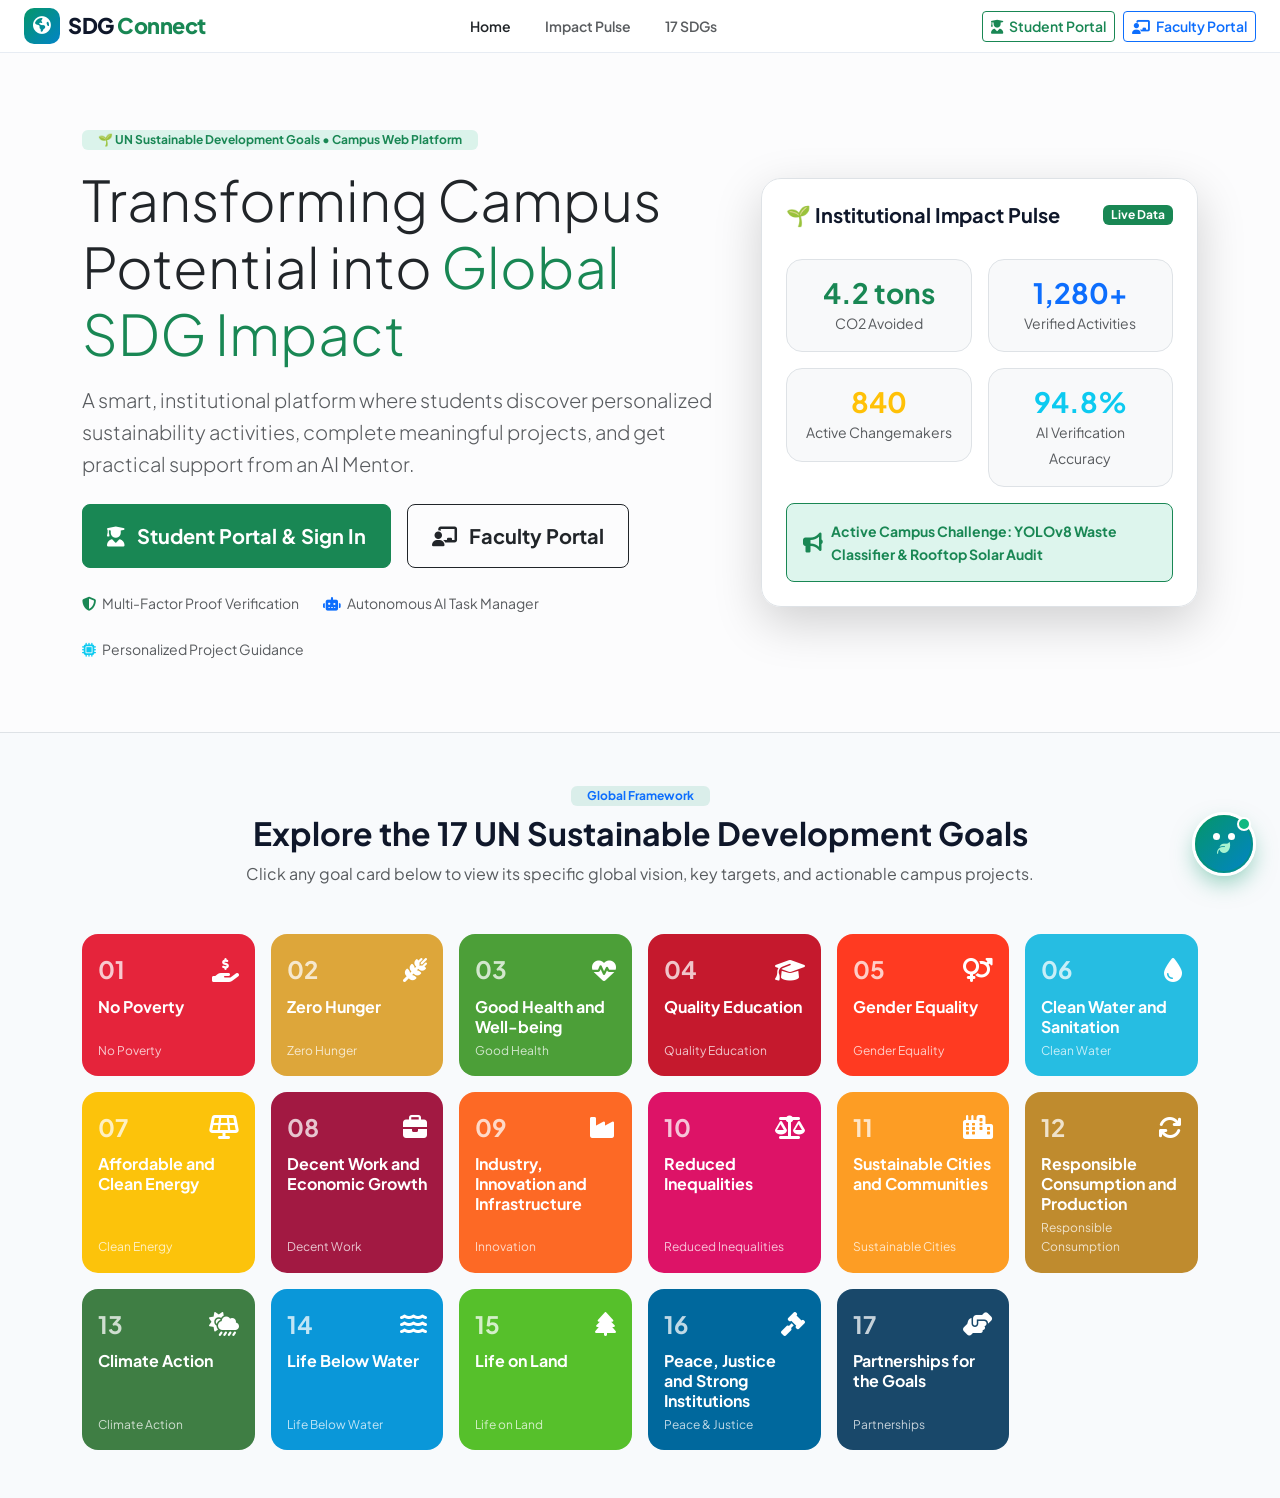
<file: html/index.html>
<!DOCTYPE html>
<html lang="en" data-theme="light">
<head>
  <meta charset="UTF-8" />
  <meta name="viewport" content="width=device-width, initial-scale=1.0" />
  <title>SDG Connect — Campus Sustainability Platform</title>
  <meta name="description" content="A smart, modern platform connecting students and faculty to achieve the 17 UN Sustainable Development Goals through personalized activities and project guidance." />

  <!-- Google Fonts & Font Awesome -->
  <link rel="preconnect" href="https://fonts.googleapis.com" />
  <link rel="preconnect" href="https://fonts.gstatic.com" crossorigin />
  <link href="https://fonts.googleapis.com/css2?family=Plus+Jakarta+Sans:wght@300;400;500;600;700;800&display=swap" rel="stylesheet" />
  <link rel="stylesheet" href="https://cdnjs.cloudflare.com/ajax/libs/font-awesome/6.5.1/css/all.min.css" />

  <!-- Bootstrap 5.3 CSS -->
  <link rel="stylesheet" href="https://cdn.jsdelivr.net/npm/bootstrap@5.3.3/dist/css/bootstrap.min.css" />

  <!-- Custom Styles -->
  <link rel="stylesheet" href="../css/styles.css" />
</head>
<body>

  <!-- Site Navigation Bar -->
  <nav class="site-navbar py-2 px-3 px-md-4">
    <div class="d-flex justify-content-between align-items-center flex-wrap gap-2">
      <!-- Brand Logo -->
      <a href="index.html" class="d-flex align-items-center gap-2 text-decoration-none">
        <div class="brand-logo-icon">
          <i class="fa-solid fa-earth-americas"></i>
        </div>
        <div>
          <span class="brand-logo-text">SDG <span class="text-success">Connect</span></span>
          
        </div>
      </a>

      <!-- Center Quick Navigation Links -->
      <div class="d-none d-lg-flex align-items-center gap-3">
        <a href="#hero-section" class="btn btn-sm btn-link text-decoration-none text-dark fw-semibold">Home</a>
        <a href="#stats-section" class="btn btn-sm btn-link text-decoration-none text-muted fw-semibold">Impact Pulse</a>
        <a href="#home-sdg-grid-section" class="btn btn-sm btn-link text-decoration-none text-muted fw-semibold">17 SDGs</a>
      </div>

      <!-- Right Auth Actions (Single clear entry point for each role) -->
      <div class="d-flex align-items-center gap-2">
        <a href="student-login.html" class="btn btn-sm btn-outline-success fw-semibold">
          <i class="fa-solid fa-user-graduate me-1"></i> Student Portal
        </a>
        <a href="faculty-login.html" class="btn btn-sm btn-outline-primary fw-semibold">
          <i class="fa-solid fa-chalkboard-user me-1"></i> Faculty Portal
        </a>
      </div>
    </div>
  </nav>

  <!-- Hero Section -->
  <main class="home-view-section">
    <section class="py-5 bg-light-subtle border-bottom" id="hero-section">
      <div class="container py-4">
        <div class="row align-items-center g-5">
          <div class="col-lg-7">
            <span class="badge bg-success-soft text-success px-3 py-1 mb-3 fw-bold">
              🌱 UN Sustainable Development Goals • Campus Web Platform
            </span>
            <h1 class="display-4 fw-extrabold mb-3 text-dark">
              Transforming Campus Potential into <span class="text-success">Global SDG Impact</span>
            </h1>
            <p class="lead text-muted mb-4">
              A smart, institutional platform where students discover personalized sustainability activities, complete meaningful projects, and get practical support from an AI Mentor.
            </p>

            <div class="d-flex flex-wrap gap-3 mb-4">
              <a href="student-login.html" class="btn btn-success btn-lg px-4 py-3 fw-bold">
                <i class="fa-solid fa-user-graduate me-2"></i> Student Portal & Sign In
              </a>
              <a href="faculty-login.html" class="btn btn-outline-dark btn-lg px-4 py-3 fw-bold">
                <i class="fa-solid fa-chalkboard-user me-2"></i> Faculty Portal
              </a>
            </div>

            <div class="d-flex align-items-center gap-4 text-muted small flex-wrap">
              <span><i class="fa-solid fa-shield-halved text-success me-1"></i> Multi-Factor Proof Verification</span>
              <span><i class="fa-solid fa-robot text-primary me-1"></i> Autonomous AI Task Manager</span>
              <span><i class="fa-solid fa-microchip text-info me-1"></i> Personalized Project Guidance</span>
            </div>
          </div>

          <div class="col-lg-5" id="stats-section">
            <!-- Institutional Live Stats Card -->
            <div class="card-glass p-4 shadow-lg border">
              <div class="d-flex justify-content-between align-items-center mb-3">
                <h5 class="fw-bold mb-0">🌱 Institutional Impact Pulse</h5>
                <span class="badge bg-success text-white">Live Data</span>
              </div>

              <div class="row g-3 text-center my-2">
                <div class="col-6">
                  <div class="p-3 bg-light rounded-4 border">
                    <h3 class="fw-bold text-success mb-0">4.2 tons</h3>
                    <small class="text-muted">CO2 Avoided</small>
                  </div>
                </div>
                <div class="col-6">
                  <div class="p-3 bg-light rounded-4 border">
                    <h3 class="fw-bold text-primary mb-0">1,280+</h3>
                    <small class="text-muted">Verified Activities</small>
                  </div>
                </div>
                <div class="col-6">
                  <div class="p-3 bg-light rounded-4 border">
                    <h3 class="fw-bold text-warning mb-0">840</h3>
                    <small class="text-muted">Active Changemakers</small>
                  </div>
                </div>
                <div class="col-6">
                  <div class="p-3 bg-light rounded-4 border">
                    <h3 class="fw-bold text-info mb-0">94.8%</h3>
                    <small class="text-muted">AI Verification Accuracy</small>
                  </div>
                </div>
              </div>

              <div class="mt-3 p-3 bg-success-soft rounded-3 border border-success">
                <div class="d-flex align-items-center gap-2">
                  <i class="fa-solid fa-bullhorn text-success fs-5"></i>
                  <small class="text-success fw-bold">Active Campus Challenge: YOLOv8 Waste Classifier & Rooftop Solar Audit</small>
                </div>
              </div>
            </div>
          </div>
        </div>
      </div>
    </section>

    <!-- 17 UN Sustainable Development Goals Grid -->
    <section class="py-5" id="home-sdg-grid-section">
      <div class="container">
        <div class="text-center max-w-700 mx-auto mb-5">
          <span class="badge bg-primary-soft text-primary px-3 py-1 mb-2 fw-bold">Global Framework</span>
          <h2 class="fw-bold">Explore the 17 UN Sustainable Development Goals</h2>
          <p class="text-muted">Click any goal card below to view its specific global vision, key targets, and actionable campus projects.</p>
        </div>

        <div class="row g-3" id="home-sdg-grid">
          <!-- Populated dynamically via JS -->
        </div>
      </div>
    </section>
  </main>

  <!-- SDG Goal Deep Dive Modal -->
  <div class="modal fade" id="goalDetailModal" tabindex="-1" aria-hidden="true">
    <div class="modal-dialog modal-dialog-centered modal-lg">
      <div class="modal-content card-glass overflow-hidden">
        <div class="modal-header border-0" id="goalModalHeader" style="background: #059669; color: #fff;">
          <h5 class="modal-title fw-bold" id="goalModalTitle">SDG Goal Vision</h5>
          <button type="button" class="btn-close btn-close-white" data-bs-dismiss="modal"></button>
        </div>
        <div class="modal-body p-4" id="goalModalBody"></div>
      </div>
    </div>
  </div>

  <!-- Application Modules -->
  <script src="https://cdn.jsdelivr.net/npm/bootstrap@5.3.3/dist/js/bootstrap.bundle.min.js"></script>
  <script src="../js/data.js"></script>
  <script src="../js/state.js"></script>
  <script src="../js/ai-engine.js"></script>
  <script src="../js/chatbot.js"></script>
  <script>
    document.addEventListener("DOMContentLoaded", () => {
      // Render 17 SDGs Grid
      const grid = document.getElementById("home-sdg-grid");
      if (grid && window.SDG_DATA) {
        grid.innerHTML = window.SDG_DATA.goals.map(goal => `
          <div class="col-6 col-md-4 col-lg-2 col-xl-2">
            <div class="home-sdg-card p-3 rounded-4 h-100 d-flex flex-column justify-content-between text-white" 
                 style="background: ${goal.color}; cursor: pointer;" 
                 data-goal-id="${goal.id}">
              <div>
                <div class="d-flex justify-content-between align-items-center mb-2">
                  <span class="fs-4 fw-bold opacity-75">${goal.number}</span>
                  <i class="${goal.icon} fs-4"></i>
                </div>
                <h6 class="fw-bold mb-1 lh-sm">${goal.name}</h6>
              </div>
              <small class="opacity-75" style="font-size: 0.75rem;">${goal.shortName}</small>
            </div>
          </div>
        `).join("");

        grid.querySelectorAll(".home-sdg-card").forEach(card => {
          card.addEventListener("click", () => {
            const id = parseInt(card.getAttribute("data-goal-id"), 10);
            const goal = window.SDG_DATA.goals.find(g => g.id === id);
            if (!goal) return;

            document.getElementById("goalModalHeader").style.background = goal.color;
            document.getElementById("goalModalTitle").innerHTML = `<i class="${goal.icon} me-2"></i> SDG ${goal.number}: ${goal.name}`;
            document.getElementById("goalModalBody").innerHTML = `
              <div class="p-3 mb-3 rounded-3 bg-light border">
                <h6 class="fw-bold mb-1 text-dark">Global Vision:</h6>
                <p class="text-muted small mb-0">${goal.vision}</p>
              </div>
              <h6 class="fw-bold mb-2">🎯 Key UN Targets:</h6>
              <ul class="small text-muted mb-3">
                ${goal.keyTargets.map(t => `<li class="mb-1">${t}</li>`).join("")}
              </ul>
              <div class="p-3 rounded-3 bg-light border">
                <h6 class="fw-bold mb-1 text-success"><i class="fa-solid fa-leaf me-1"></i> Campus Action:</h6>
                <p class="text-muted small mb-0">${goal.campusImpact}</p>
              </div>
            `;
            const modal = new bootstrap.Modal(document.getElementById("goalDetailModal"));
            modal.show();
          });
        });
      }

      // Initialize floating bot
      window.sdgChatbot.init();
    });
  </script>
</body>
</html>
</file>
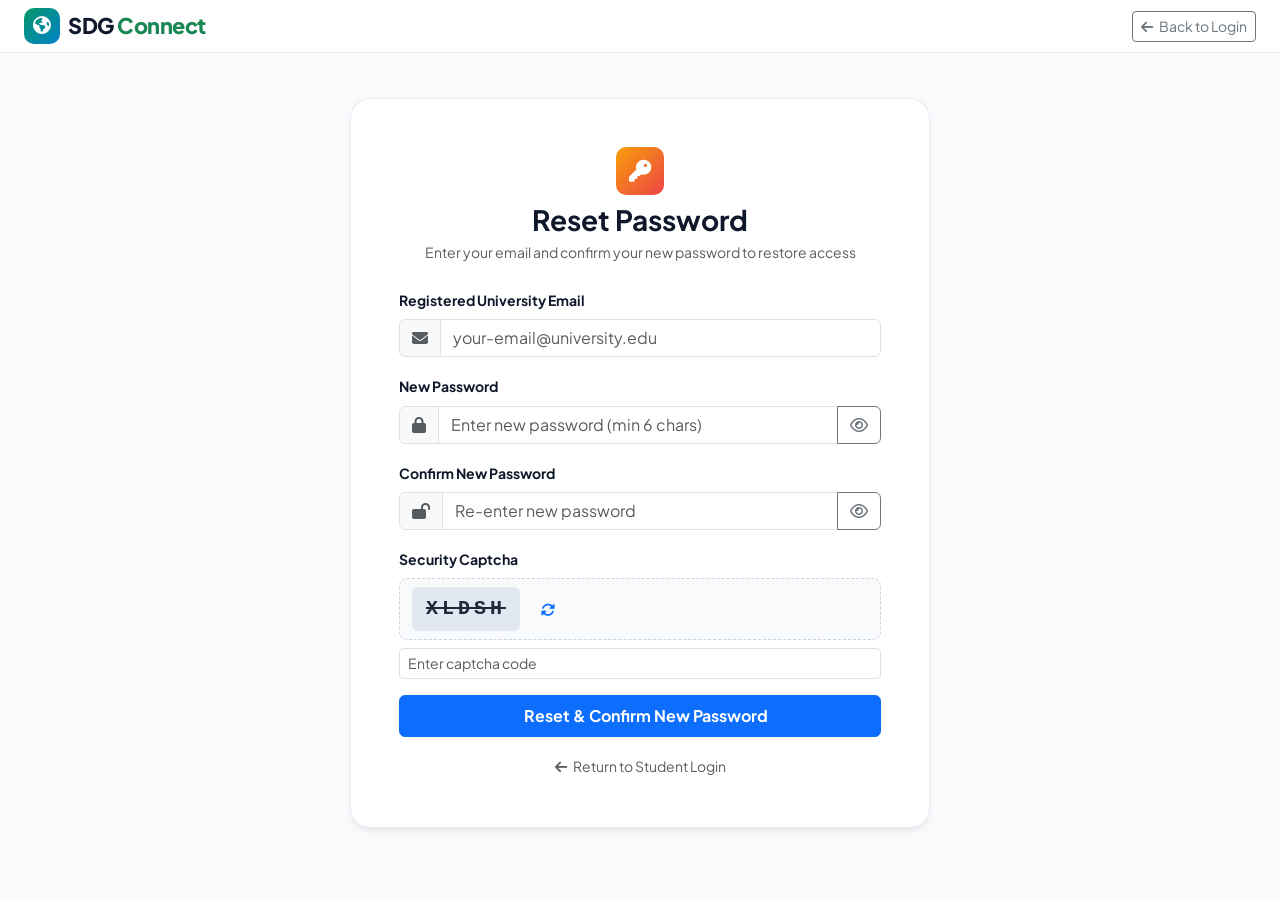
<file: html/forgot-password.html>
<!DOCTYPE html>
<html lang="en" data-theme="light">
<head>
  <meta charset="UTF-8" />
  <meta name="viewport" content="width=device-width, initial-scale=1.0" />
  <title>Reset Password | SDG Connect</title>

  <!-- Google Fonts & Font Awesome -->
  <link rel="preconnect" href="https://fonts.googleapis.com" />
  <link rel="preconnect" href="https://fonts.gstatic.com" crossorigin />
  <link href="https://fonts.googleapis.com/css2?family=Plus+Jakarta+Sans:wght@300;400;500;600;700;800&display=swap" rel="stylesheet" />
  <link rel="stylesheet" href="https://cdnjs.cloudflare.com/ajax/libs/font-awesome/6.5.1/css/all.min.css" />

  <!-- Bootstrap 5.3 CSS -->
  <link rel="stylesheet" href="https://cdn.jsdelivr.net/npm/bootstrap@5.3.3/dist/css/bootstrap.min.css" />

  <!-- Custom Styles -->
  <link rel="stylesheet" href="../css/styles.css" />
</head>
<body>

  <nav class="site-navbar py-2 px-3 px-md-4">
    <div class="d-flex justify-content-between align-items-center">
      <a href="index.html" class="d-flex align-items-center gap-2 text-decoration-none">
        <div class="brand-logo-icon">
          <i class="fa-solid fa-earth-americas"></i>
        </div>
        <span class="brand-logo-text">SDG <span class="text-success">Connect</span></span>
      </a>
      <a href="student-login.html" class="btn btn-sm btn-outline-secondary">
        <i class="fa-solid fa-arrow-left me-1"></i> Back to Login
      </a>
    </div>
  </nav>

  <main class="auth-wrapper">
    <div class="card-glass auth-card p-4 p-md-5">
      <div class="text-center mb-4">
        <div class="brand-logo-icon mx-auto mb-2" style="width: 48px; height: 48px; font-size: 1.4rem; background: linear-gradient(135deg, #f59e0b, #ef4444);">
          <i class="fa-solid fa-key"></i>
        </div>
        <h3 class="fw-bold mb-1">Reset Password</h3>
        <p class="text-muted small">Enter your email and confirm your new password to restore access</p>
      </div>

      <form id="form-forgot-password">
        <div class="mb-3">
          <label class="form-label small fw-bold">Registered University Email</label>
          <div class="input-group">
            <span class="input-group-text bg-light"><i class="fa-solid fa-envelope text-muted"></i></span>
            <input type="email" id="forgot-email" class="form-control" placeholder="your-email@university.edu" required />
          </div>
        </div>

        <div class="mb-3">
          <label class="form-label small fw-bold">New Password</label>
          <div class="input-group">
            <span class="input-group-text bg-light"><i class="fa-solid fa-lock text-muted"></i></span>
            <input type="password" id="forgot-new-pass" class="form-control" placeholder="Enter new password (min 6 chars)" required />
            <button class="btn btn-outline-secondary" type="button" id="btn-toggle-forgot-pass" title="Show/Hide Password">
              <i class="fa-regular fa-eye"></i>
            </button>
          </div>
        </div>

        <div class="mb-3">
          <label class="form-label small fw-bold">Confirm New Password</label>
          <div class="input-group">
            <span class="input-group-text bg-light"><i class="fa-solid fa-lock-open text-muted"></i></span>
            <input type="password" id="forgot-confirm-pass" class="form-control" placeholder="Re-enter new password" required />
            <button class="btn btn-outline-secondary" type="button" id="btn-toggle-forgot-confirm" title="Show/Hide Password">
              <i class="fa-regular fa-eye"></i>
            </button>
          </div>
        </div>

        <div class="mb-3">
          <label class="form-label small fw-bold">Security Captcha</label>
          <div class="captcha-container mb-2">
            <span class="captcha-badge" id="captcha-display-forgot">9L2X7</span>
            <button type="button" class="btn btn-sm btn-link text-decoration-none" id="btn-refresh-captcha-forgot">
              <i class="fa-solid fa-rotate"></i>
            </button>
          </div>
          <input type="text" id="forgot-captcha" class="form-control form-control-sm" placeholder="Enter captcha code" required />
        </div>

        <button type="submit" class="btn btn-primary w-100 py-2 fw-bold mb-3">
          <i class="fa-solid fa-shield-check me-2"></i> Reset & Confirm New Password
        </button>

        <div class="text-center">
          <a href="student-login.html" class="small text-muted text-decoration-none">
            <i class="fa-solid fa-arrow-left me-1"></i> Return to Student Login
          </a>
        </div>
      </form>
    </div>
  </main>

  <script src="https://cdn.jsdelivr.net/npm/bootstrap@5.3.3/dist/js/bootstrap.bundle.min.js"></script>
  <script src="../js/data.js"></script>
  <script src="../js/state.js"></script>
  <script>
    document.addEventListener("DOMContentLoaded", () => {
      let currentCaptcha = "9L2X7";

      function refreshCaptcha() {
        const chars = "23456789ABCDEFGHJKLMNPQRSTUVWXYZ";
        let code = "";
        for (let i = 0; i < 5; i++) code += chars.charAt(Math.floor(Math.random() * chars.length));
        currentCaptcha = code;
        document.getElementById("captcha-display-forgot").textContent = code;
      }

      document.getElementById("btn-refresh-captcha-forgot").addEventListener("click", refreshCaptcha);
      refreshCaptcha();

      const togglePass = document.getElementById("btn-toggle-forgot-pass");
      const passInput = document.getElementById("forgot-new-pass");
      if (togglePass && passInput) {
        togglePass.addEventListener("click", () => {
          const type = passInput.type === "password" ? "text" : "password";
          passInput.type = type;
          togglePass.innerHTML = type === "password" ? `<i class="fa-regular fa-eye"></i>` : `<i class="fa-regular fa-eye-slash"></i>`;
        });
      }

      const toggleConfirm = document.getElementById("btn-toggle-forgot-confirm");
      const confirmInput = document.getElementById("forgot-confirm-pass");
      if (toggleConfirm && confirmInput) {
        toggleConfirm.addEventListener("click", () => {
          const type = confirmInput.type === "password" ? "text" : "password";
          confirmInput.type = type;
          toggleConfirm.innerHTML = type === "password" ? `<i class="fa-regular fa-eye"></i>` : `<i class="fa-regular fa-eye-slash"></i>`;
        });
      }

      document.getElementById("form-forgot-password").addEventListener("submit", (e) => {
        e.preventDefault();
        const email = document.getElementById("forgot-email").value.trim();
        const newPass = document.getElementById("forgot-new-pass").value;
        const confirmPass = document.getElementById("forgot-confirm-pass").value;
        const captcha = document.getElementById("forgot-captcha").value.trim().toUpperCase();

        if (captcha !== currentCaptcha) {
          alert("Invalid Captcha code! Please try again.");
          refreshCaptcha();
          return;
        }

        if (newPass.length < 6) {
          alert("Password must be at least 6 characters long.");
          return;
        }

        if (newPass !== confirmPass) {
          alert("Passwords do not match! Please check your confirmation password.");
          return;
        }

        const res = window.appState.resetPassword(email, newPass);
        if (res.success) {
          alert(`✅ Password successfully reset for ${email}! Please sign in with your new password.`);
          window.location.href = res.role === "faculty" ? "faculty-login.html" : "student-login.html";
        } else {
          alert(`⚠️ Notice: ${res.message}\nIf this is a new installation, please register first.`);
        }
      });
    });
  </script>
</body>
</html>
</file>
<file: css/styles.css>
/* =========================================================
   SDG CONNECT - MODERN SUSTAINABLE CAMPUS PLATFORM
   Design System, Glassmorphism, Deep Learning Milestones & Components
   ========================================================= */

@import url('https://fonts.googleapis.com/css2?family=Plus+Jakarta+Sans:wght@300;400;500;600;700;800&display=swap');

:root {
  --font-primary: 'Plus Jakarta Sans', -apple-system, BlinkMacSystemFont, 'Segoe UI', Roboto, sans-serif;
  
  --bg-main: #f8fafc;
  --bg-surface: #ffffff;
  --bg-card: rgba(255, 255, 255, 0.88);
  --border-card: rgba(226, 232, 240, 0.8);
  --text-main: #0f172a;
  --text-muted: #64748b;
  
  --brand-primary: #059669; /* Emerald */
  --brand-primary-hover: #047857;
  --brand-secondary: #0284c7; /* Sky */
  --brand-accent: #f59e0b; /* Amber */
  --brand-dark: #0f172a;
  --brand-teal: #0d9488;
  
  --primary-soft: rgba(5, 150, 105, 0.12);
  --secondary-soft: rgba(2, 132, 199, 0.12);
  --warning-soft: rgba(245, 158, 11, 0.14);
  --danger-soft: rgba(239, 68, 68, 0.12);
  --info-soft: rgba(14, 165, 233, 0.12);
  --success-soft: rgba(16, 185, 129, 0.14);
  
  --shadow-sm: 0 1px 2px 0 rgba(0, 0, 0, 0.05);
  --shadow-md: 0 4px 6px -1px rgba(0, 0, 0, 0.07), 0 2px 4px -2px rgba(0, 0, 0, 0.05);
  --shadow-lg: 0 10px 15px -3px rgba(0, 0, 0, 0.08), 0 4px 6px -4px rgba(0, 0, 0, 0.04);
  --shadow-xl: 0 20px 25px -5px rgba(0, 0, 0, 0.1), 0 8px 10px -6px rgba(0, 0, 0, 0.04);
  
  --radius-sm: 8px;
  --radius-md: 14px;
  --radius-lg: 20px;
  --radius-xl: 28px;
}

[data-theme="dark"] {
  --bg-main: #0b1120;
  --bg-surface: #1e293b;
  --bg-card: rgba(30, 41, 59, 0.85);
  --border-card: rgba(51, 65, 85, 0.8);
  --text-main: #f1f5f9;
  --text-muted: #94a3b8;
  --primary-soft: rgba(16, 185, 129, 0.2);
  --secondary-soft: rgba(56, 189, 248, 0.2);
}

* {
  box-sizing: border-box;
  margin: 0;
  padding: 0;
}

body {
  font-family: var(--font-primary);
  background-color: var(--bg-main);
  color: var(--text-main);
  line-height: 1.6;
  overflow-x: hidden;
  transition: background-color 0.3s ease, color 0.3s ease;
  min-height: 100vh;
}

/* Glassmorphism surfaces */
.card-glass {
  background: var(--bg-card);
  backdrop-filter: blur(12px);
  -webkit-backdrop-filter: blur(12px);
  border: 1px solid var(--border-card);
  border-radius: var(--radius-lg);
  box-shadow: var(--shadow-md);
  transition: transform 0.2s ease, box-shadow 0.2s ease;
}

.card-glass:hover {
  box-shadow: var(--shadow-lg);
}

/* Structured activity information inside the student detail modal */
.activity-detail-hero {
  padding: 18px 20px;
  border: 2px solid #93c5fd;
  border-left: 4px solid var(--bs-primary, #2563eb);
  border-radius: 14px;
  background: linear-gradient(135deg, rgba(239, 246, 255, 0.95), rgba(248, 250, 252, 0.95));
  box-shadow: 0 4px 12px rgba(37, 99, 235, 0.08);
}

.activity-detail-card-label {
  margin-bottom: 10px;
  color: #1d4ed8;
  font-size: 0.82rem;
  font-weight: 800;
  letter-spacing: 0.04em;
  text-transform: uppercase;
}

.activity-detail-hero + .d-flex {
  display: grid !important;
  grid-template-columns: repeat(4, minmax(0, 1fr));
  gap: 12px !important;
}

.activity-detail-hero + .d-flex .badge {
  display: flex;
  min-height: 68px;
  align-items: center;
  justify-content: center;
  padding: 12px 10px;
  border: 2px solid #dbeafe;
  border-radius: 12px;
  background: #f8fbff !important;
  box-shadow: 0 3px 9px rgba(15, 23, 42, 0.06);
  white-space: normal;
  text-align: center;
}

.activity-detail-grid {
  display: grid;
  grid-template-columns: repeat(2, minmax(0, 1fr));
  gap: 14px;
}

.activity-detail-section {
  min-width: 0;
  padding: 16px;
  border: 2px solid #dbeafe;
  border-radius: 12px;
  background: #ffffff;
  box-shadow: 0 4px 12px rgba(15, 23, 42, 0.06);
}

.activity-detail-section-featured,
.activity-detail-section:last-child {
  grid-column: 1 / -1;
}

.activity-detail-section-title {
  display: flex;
  align-items: center;
  gap: 8px;
  margin: -16px -16px 13px;
  padding: 10px 14px;
  border-bottom: 1px solid #dbeafe;
  border-radius: 10px 10px 0 0;
  background: #eff6ff;
  font-size: 0.95rem;
  font-weight: 700;
  color: var(--text-main);
}

.activity-detail-section-title i {
  width: 18px;
  text-align: center;
}

.activity-detail-section-content {
  line-height: 1.55;
}

.activity-detail-subtitle {
  margin-bottom: 6px;
  font-size: 0.78rem;
  font-weight: 700;
  color: var(--text-main);
}

@media (max-width: 767.98px) {
  .activity-detail-grid { grid-template-columns: 1fr; }
  .activity-detail-section-featured,
  .activity-detail-section:last-child { grid-column: auto; }
  .activity-detail-hero + .d-flex { grid-template-columns: repeat(2, minmax(0, 1fr)); }
}

/* Centered, consistent SaaS notification dialog */
body.sdg-dialog-open { overflow: hidden; }
.sdg-dialog-backdrop {
  position: fixed;
  inset: 0;
  z-index: 2000;
  display: grid;
  place-items: center;
  padding: 20px;
  background: rgba(15, 23, 42, 0.42);
  backdrop-filter: blur(8px);
  opacity: 0;
  visibility: hidden;
  transition: opacity .2s ease, visibility .2s ease;
}
.sdg-notification-root,
#sdg-notification-root { position: relative; z-index: 2000; }
#sdg-notification-root.is-visible .sdg-dialog-backdrop { opacity: 1; visibility: visible; }
.sdg-notification-dialog {
  position: relative;
  width: min(100%, 440px);
  padding: 30px 28px 24px;
  display: flex;
  flex-direction: column;
  align-items: center;
  text-align: center;
  gap: 14px;
  background: var(--bg-surface);
  color: var(--text-main);
  border: 1px solid var(--border-card);
  border-radius: 22px;
  box-shadow: 0 24px 70px rgba(15, 23, 42, .22);
  transform: translateY(12px) scale(.98);
  transition: transform .22s ease;
}
#sdg-notification-root.is-visible .sdg-notification-dialog { transform: translateY(0) scale(1); }
.sdg-dialog-close {
  position: absolute;
  top: 13px;
  right: 14px;
  width: 32px;
  height: 32px;
  border: 0;
  border-radius: 10px;
  background: transparent;
  color: var(--text-muted);
}
.sdg-dialog-close:hover { background: var(--bg-main); color: var(--text-main); }
.sdg-dialog-icon {
  width: 58px;
  height: 58px;
  display: grid;
  place-items: center;
  border-radius: 18px;
  font-size: 1.55rem;
}
.sdg-dialog-icon.is-success { color: #047857; background: var(--success-soft); }
.sdg-dialog-icon.is-error { color: #dc2626; background: var(--danger-soft); }
.sdg-dialog-icon.is-warning { color: #b45309; background: var(--warning-soft); }
.sdg-dialog-icon.is-info { color: #0369a1; background: var(--info-soft); }
.sdg-dialog-copy { max-width: 360px; }
.sdg-dialog-kicker { color: var(--brand-primary); font-size: .68rem; font-weight: 800; letter-spacing: .14em; }
.sdg-dialog-copy h3 { margin: 5px 0 8px; font-size: 1.15rem; font-weight: 800; }
.sdg-dialog-message { margin: 0; color: var(--text-muted); font-size: .9rem; line-height: 1.65; }
.sdg-dialog-action { min-width: 124px; border-radius: 10px; font-weight: 700; }
@media (max-width: 480px) { .sdg-notification-dialog { padding: 26px 20px 20px; } }

/* Soft Badges */
.bg-primary-soft { background-color: var(--primary-soft) !important; }
.bg-secondary-soft { background-color: var(--secondary-soft) !important; }
.bg-warning-soft { background-color: var(--warning-soft) !important; }
.bg-danger-soft { background-color: var(--danger-soft) !important; }
.bg-info-soft { background-color: var(--info-soft) !important; }
.bg-success-soft { background-color: var(--success-soft) !important; }

/* Navbar */
.site-navbar {
  background: rgba(255, 255, 255, 0.92);
  backdrop-filter: blur(16px);
  -webkit-backdrop-filter: blur(16px);
  border-bottom: 1px solid var(--border-card);
  position: sticky;
  top: 0;
  z-index: 1020;
}

.brand-logo-text {
  font-size: 1.35rem;
  font-weight: 800;
  letter-spacing: -0.5px;
  color: var(--text-main);
}

.brand-logo-icon {
  width: 36px;
  height: 36px;
  border-radius: 10px;
  background: linear-gradient(135deg, #059669, #0284c7);
  display: inline-flex;
  align-items: center;
  justify-content: center;
  color: #fff;
  font-size: 1.1rem;
}

/* Menu Bars / Sub-nav Tabs */
.dashboard-subnav-tabs {
  display: flex;
  gap: 8px;
  overflow-x: auto;
  padding: 6px;
  background: var(--bg-card);
  border: 1px solid var(--border-card);
  border-radius: var(--radius-md);
  box-shadow: var(--shadow-sm);
  margin-bottom: 24px;
}

.subnav-tab-btn {
  display: inline-flex;
  align-items: center;
  gap: 8px;
  padding: 10px 18px;
  border-radius: var(--radius-sm);
  border: none;
  background: transparent;
  color: var(--text-muted);
  font-weight: 600;
  font-size: 0.92rem;
  white-space: nowrap;
  cursor: pointer;
  transition: all 0.2s ease;
}

.subnav-tab-btn:hover {
  color: var(--text-main);
  background: rgba(0, 0, 0, 0.04);
}

.subnav-tab-btn.active {
  background: var(--brand-primary);
  color: #ffffff !important;
  box-shadow: 0 4px 10px rgba(5, 150, 105, 0.3);
}

.subnav-tab-btn.active i {
  color: #ffffff !important;
}

/* Deep Learning 4-Milestone Progress Stepper */
.dl-milestone-stepper {
  background: #ffffff;
  border: 1px solid #e2e8f0;
}

.milestone-steps-grid {
  align-items: center;
}

.step-col {
  display: flex;
  flex-direction: column;
  align-items: center;
  flex: 1;
}

.step-num {
  width: 30px;
  height: 30px;
  border-radius: 50%;
  background: #f1f5f9;
  border: 2px solid #cbd5e1;
  color: #64748b;
  display: grid;
  place-items: center;
  font-weight: 700;
  font-size: 0.85rem;
  transition: all 0.2s ease;
}

.step-active .step-num {
  background: #0284c7;
  border-color: #0284c7;
  color: #ffffff;
  box-shadow: 0 0 0 3px rgba(2, 132, 199, 0.2);
}

.step-done {
  background: #10b981 !important;
  border-color: #10b981 !important;
  color: #ffffff !important;
}

.step-label {
  font-size: 0.72rem;
  font-weight: 600;
  color: #64748b;
  margin-top: 4px;
}

.step-line {
  flex: 1;
  height: 3px;
  background: #e2e8f0;
  margin-top: -16px;
}

.line-done {
  background: #10b981 !important;
}

/* Auth Cards & Forms */
.auth-wrapper {
  min-height: calc(100vh - 80px);
  display: flex;
  align-items: center;
  justify-content: center;
  padding: 40px 16px;
}

.auth-card {
  width: 100%;
  max-width: 580px;
}

.auth-nav-pills {
  display: flex;
  background: #f1f5f9;
  padding: 4px;
  border-radius: var(--radius-md);
  margin-bottom: 24px;
}

.auth-nav-pills button {
  flex: 1;
  border: none;
  background: transparent;
  padding: 8px 16px;
  font-weight: 600;
  font-size: 0.9rem;
  border-radius: var(--radius-sm);
  color: var(--text-muted);
  transition: all 0.2s ease;
}

.auth-nav-pills button.active {
  background: #ffffff;
  color: var(--text-main);
  box-shadow: var(--shadow-sm);
}

/* Captcha Box */
.captcha-container {
  display: flex;
  align-items: center;
  gap: 12px;
  background: #f8fafc;
  padding: 8px 12px;
  border-radius: var(--radius-sm);
  border: 1px dashed #cbd5e1;
}

.captcha-badge {
  font-family: 'Courier New', monospace;
  font-size: 1.25rem;
  font-weight: 800;
  letter-spacing: 4px;
  color: #1e293b;
  background: #e2e8f0;
  padding: 6px 14px;
  border-radius: 6px;
  user-select: none;
  text-decoration: line-through;
}

/* Home SDG Grid Cards */
.home-sdg-card {
  transition: transform 0.2s cubic-bezier(0.4, 0, 0.2, 1), box-shadow 0.2s ease;
  min-height: 120px;
}

.home-sdg-card:hover {
  transform: translateY(-4px) scale(1.02);
  box-shadow: 0 12px 20px -6px rgba(0, 0, 0, 0.25);
}

.badge-sdg-dot {
  width: 12px;
  height: 12px;
  border-radius: 50%;
  display: inline-block;
}

/* Student Banner */
.student-welcome-banner {
  background: linear-gradient(135deg, rgba(255, 255, 255, 0.95), rgba(240, 253, 244, 0.8));
  border-left: 6px solid var(--brand-primary);
}

.stat-pill-inline {
  display: inline-flex;
  align-items: center;
  gap: 8px;
  background: #ffffff;
  padding: 6px 14px;
  border-radius: 999px;
  border: 1px solid var(--border-card);
  font-size: 0.88rem;
  box-shadow: var(--shadow-sm);
}

/* Quiz Option Buttons */
.options-grid {
  display: grid;
  grid-template-columns: 1fr;
  gap: 12px;
}

.option-btn {
  display: flex;
  align-items: center;
  gap: 14px;
  padding: 14px 18px;
  border-radius: var(--radius-md);
  border: 1px solid #e2e8f0;
  background: #ffffff;
  text-align: left;
  font-size: 0.95rem;
  font-weight: 500;
  cursor: pointer;
  transition: all 0.2s ease;
  width: 100%;
}

.option-btn:hover:not(:disabled) {
  border-color: var(--brand-secondary);
  background: #f0f9ff;
  transform: translateX(4px);
}

.option-letter {
  width: 32px;
  height: 32px;
  border-radius: 8px;
  background: #f1f5f9;
  display: grid;
  place-items: center;
  font-weight: 700;
  color: var(--text-main);
  flex-shrink: 0;
}

.option-content { flex-grow: 1; }

.option-correct {
  border-color: #10b981 !important;
  background: #ecfdf5 !important;
  color: #065f46;
}

.option-correct .option-letter {
  background: #10b981;
  color: #fff;
}

.option-incorrect {
  border-color: #ef4444 !important;
  background: #fef2f2 !important;
  color: #991b1b;
}

.option-incorrect .option-letter {
  background: #ef4444;
  color: #fff;
}

.quiz-timer-pill {
  background: #f1f5f9;
  padding: 6px 14px;
  border-radius: 999px;
  border: 1px solid #e2e8f0;
  font-family: monospace;
  font-size: 1.05rem;
}

.quiz-progress-track {
  width: 100%;
  height: 6px;
  background: #e2e8f0;
  border-radius: 999px;
  overflow: hidden;
}

.quiz-progress-fill {
  height: 100%;
  transition: width 0.3s ease;
}

/* Leaderboard Podium */
.podium-card {
  position: relative;
  transition: transform 0.2s ease;
}

.podium-gold {
  border-top: 6px solid #eab308;
  background: linear-gradient(180deg, rgba(254, 240, 138, 0.2), #ffffff);
}

.podium-silver {
  border-top: 6px solid #94a3b8;
  background: linear-gradient(180deg, rgba(226, 232, 240, 0.3), #ffffff);
}

.podium-bronze {
  border-top: 6px solid #d97706;
  background: linear-gradient(180deg, rgba(254, 215, 170, 0.2), #ffffff);
}

.podium-img {
  width: 72px;
  height: 72px;
  object-fit: cover;
  border: 3px solid #ffffff;
  box-shadow: var(--shadow-md);
}

.podium-img-large {
  width: 90px;
  height: 90px;
  border: 4px solid #facc15;
}

/* Cute per-student leaderboard avatars */
.cute-avatar {
  width: 72px;
  height: 72px;
  margin: 0 auto;
  border-radius: 50%;
  display: grid;
  place-items: center;
  background: var(--avatar-bg);
  border: 3px solid #ffffff;
  box-shadow: var(--shadow-md);
  animation: cute-avatar-float 3s ease-in-out infinite;
}

.cute-avatar span {
  font-size: 2.65rem;
  line-height: 1;
  filter: drop-shadow(0 3px 2px rgba(15, 23, 42, 0.15));
}

.cute-avatar-large {
  width: 90px;
  height: 90px;
  border: 4px solid var(--avatar-accent);
}

.cute-avatar-large span { font-size: 3.4rem; }

tbody .cute-avatar {
  width: 32px;
  height: 32px;
  margin: 0;
  border-width: 2px;
  animation-duration: 3.6s;
}

tbody .cute-avatar span { font-size: 1.35rem; }

@keyframes cute-avatar-float {
  0%, 100% { transform: translateY(0) rotate(-2deg); }
  50% { transform: translateY(-4px) rotate(2deg); }
}

.podium-rank-badge {
  position: absolute;
  bottom: -4px;
  right: calc(50% - 38px);
  width: 28px;
  height: 28px;
  border-radius: 50%;
  display: grid;
  place-items: center;
  font-weight: 800;
  font-size: 0.85rem;
  color: #ffffff;
  border: 2px solid #ffffff;
}

.badge-gold { background: #eab308; }
.badge-silver { background: #94a3b8; }
.badge-bronze { background: #d97706; }

/* AI Floating Bot Widget */
.ai-mentor-floating-container {
  position: fixed;
  bottom: 24px;
  right: 24px;
  z-index: 1050;
}

.ai-bot-trigger-btn {
  width: 64px;
  height: 64px;
  border-radius: 50%;
  background: linear-gradient(135deg, #059669, #0284c7);
  border: 3px solid #ffffff;
  box-shadow: 0 10px 25px -5px rgba(5, 150, 105, 0.5);
  cursor: pointer;
  position: relative;
  display: grid;
  place-items: center;
  transition: transform 0.2s ease, box-shadow 0.2s ease;
  outline: none;
}

.ai-bot-trigger-btn:hover {
  transform: scale(1.08);
  box-shadow: 0 15px 30px -5px rgba(5, 150, 105, 0.6);
}

.bot-avatar-inner {
  position: relative;
  display: flex;
  flex-direction: column;
  align-items: center;
  justify-content: center;
}

.bot-eyes {
  display: flex;
  gap: 8px;
  margin-bottom: 2px;
}

.bot-eye {
  width: 7px;
  height: 7px;
  background: #ffffff;
  border-radius: 50%;
  animation: blink 4s infinite;
}

.bot-leaf-icon {
  color: #a7f3d0;
  font-size: 0.85rem;
}

.bot-status-online {
  position: absolute;
  top: 2px;
  right: 2px;
  width: 14px;
  height: 14px;
  background: #10b981;
  border: 2px solid #ffffff;
  border-radius: 50%;
}

.bot-pulse-ring {
  position: absolute;
  width: 100%;
  height: 100%;
  border-radius: 50%;
  border: 2px solid rgba(5, 150, 105, 0.5);
  animation: ripple 2s cubic-bezier(0.24, 0, 0.38, 1) infinite;
}

@keyframes ripple {
  0% { transform: scale(1); opacity: 0.8; }
  100% { transform: scale(1.6); opacity: 0; }
}

@keyframes blink {
  0%, 90%, 100% { transform: scaleY(1); }
  95% { transform: scaleY(0.1); }
}

/* Chat Window Box */
.ai-chat-window {
  position: absolute;
  bottom: 76px;
  right: 0;
  width: 380px;
  max-width: calc(100vw - 32px);
  height: 520px;
  max-height: calc(100vh - 120px);
  display: flex;
  flex-direction: column;
  background: rgba(255, 255, 255, 0.98);
  border: 1px solid var(--border-card);
  border-radius: var(--radius-lg);
  box-shadow: var(--shadow-xl);
  overflow: hidden;
  animation: slideUp 0.25s cubic-bezier(0.16, 1, 0.3, 1);
}

@keyframes slideUp {
  from { opacity: 0; transform: translateY(20px); }
  to { opacity: 1; transform: translateY(0); }
}

.ai-header-avatar {
  width: 34px;
  height: 34px;
  background: linear-gradient(135deg, #059669, #0284c7);
  border-radius: 8px;
  display: grid;
  place-items: center;
}

.online-dot {
  width: 7px;
  height: 7px;
  border-radius: 50%;
  background: #10b981;
  display: inline-block;
}

.ai-chat-body {
  flex: 1;
  overflow-y: auto;
  display: flex;
  flex-direction: column;
}

.chat-message-row { display: flex; width: 100%; }
.ai-row { justify-content: flex-start; }
.user-row { justify-content: flex-end; }

.chat-bubble {
  max-width: 84%;
  padding: 10px 14px;
  border-radius: 16px;
  font-size: 0.88rem;
  line-height: 1.45;
}

.ai-bubble {
  background: #f1f5f9;
  color: var(--text-main);
  border-bottom-left-radius: 4px;
  border: 1px solid #e2e8f0;
}

.user-bubble {
  background: var(--brand-primary);
  color: #ffffff;
  border-bottom-right-radius: 4px;
}

.bubble-time {
  font-size: 0.7rem;
  opacity: 0.7;
}

.quick-chip-btn {
  border: 1px solid #cbd5e1;
  background: #ffffff;
  padding: 4px 10px;
  border-radius: 999px;
  font-size: 0.76rem;
  font-weight: 600;
  color: var(--text-muted);
  white-space: nowrap;
  cursor: pointer;
  transition: all 0.15s ease;
}

.quick-chip-btn:hover {
  background: var(--brand-primary);
  color: #ffffff;
  border-color: var(--brand-primary);
}

.btn-icon-ghost {
  background: transparent;
  border: none;
  color: var(--text-muted);
  border-radius: 6px;
  padding: 4px 8px;
}

.btn-icon-ghost:hover {
  color: var(--text-main);
  background: #f1f5f9;
}

.animate-fade-in { animation: fadeIn 0.3s ease-in-out; }
@keyframes fadeIn {
  from { opacity: 0; transform: translateY(6px); }
  to { opacity: 1; transform: translateY(0); }
}

.pulse-fast { animation: pulseColor 0.8s infinite; }
@keyframes pulseColor {
  0%, 100% { opacity: 1; }
  50% { opacity: 0.4; }
}

@media (max-width: 768px) {
  .dashboard-subnav-tabs { flex-wrap: nowrap; }
  .subnav-tab-btn { padding: 8px 12px; font-size: 0.84rem; }
  .ai-chat-window { width: calc(100vw - 32px); right: 0; }
}

/* =========================================================
   Interactive Selection Pills (Skills & SDG Interests)
   ========================================================= */
.selectable-pills-wrap {
  display: flex;
  flex-wrap: wrap;
  gap: 6px;
  max-height: 140px;
  overflow-y: auto;
  padding: 8px;
  background: rgba(241, 245, 249, 0.6);
  border: 1px solid #e2e8f0;
  border-radius: var(--radius-sm);
}

[data-theme="dark"] .selectable-pills-wrap {
  background: rgba(30, 41, 59, 0.6);
  border-color: #334155;
}

.selectable-pill {
  display: inline-flex;
  align-items: center;
  gap: 5px;
  padding: 4px 10px;
  font-size: 0.75rem;
  font-weight: 600;
  border-radius: 999px;
  border: 1px solid #cbd5e1;
  background: #ffffff;
  color: var(--text-muted);
  cursor: pointer;
  user-select: none;
  transition: all 0.15s ease;
}

[data-theme="dark"] .selectable-pill {
  background: #1e293b;
  border-color: #475569;
  color: #94a3b8;
}

.selectable-pill:hover {
  border-color: var(--brand-primary);
  color: var(--brand-primary);
  background: rgba(5, 150, 105, 0.05);
}

.selectable-pill.active {
  background: var(--brand-primary);
  border-color: var(--brand-primary);
  color: #ffffff !important;
  box-shadow: 0 2px 4px rgba(5, 150, 105, 0.25);
}

.selectable-pill.active .pill-check-icon {
  display: inline-block;
}

.selectable-pill .pill-check-icon {
  display: none;
  font-size: 0.7rem;
}

/* =========================================================
   Password Strength Meter & Live Hint Indicator
   ========================================================= */
.password-meter-wrap {
  background: rgba(248, 250, 252, 0.8);
  border: 1px solid #e2e8f0;
  border-radius: var(--radius-sm);
  padding: 10px 12px;
  margin-top: 6px;
}

[data-theme="dark"] .password-meter-wrap {
  background: rgba(30, 41, 59, 0.7);
  border-color: #334155;
}

.strength-meter-bar-track {
  height: 5px;
  width: 100%;
  background: #e2e8f0;
  border-radius: 999px;
  overflow: hidden;
  margin: 6px 0;
}

[data-theme="dark"] .strength-meter-bar-track {
  background: #334155;
}

.strength-meter-bar-fill {
  height: 100%;
  width: 0%;
  border-radius: 999px;
  transition: width 0.3s ease, background-color 0.3s ease;
}

.strength-level-weak { width: 25%; background-color: #ef4444; }
.strength-level-fair { width: 50%; background-color: #f59e0b; }
.strength-level-good { width: 75%; background-color: #0284c7; }
.strength-level-strong { width: 100%; background-color: #10b981; }

.password-hints-grid {
  display: grid;
  grid-template-columns: 1fr 1fr;
  gap: 4px 10px;
  margin-top: 6px;
}

.password-hint-rule {
  font-size: 0.72rem;
  color: #94a3b8;
  display: flex;
  align-items: center;
  gap: 5px;
  transition: color 0.15s ease;
}

.password-hint-rule.valid {
  color: #10b981;
  font-weight: 600;
}

.password-hint-rule.invalid {
  color: #94a3b8;
}

/* =========================================================
   Clean Empty Activities State (Waiting for AI Agent / LLM)
   ========================================================= */
.empty-activities-placeholder {
  border: 2px dashed #cbd5e1;
  border-radius: var(--radius-lg);
  background: rgba(255, 255, 255, 0.6);
  padding: 48px 24px;
  text-align: center;
  transition: all 0.2s ease;
}

[data-theme="dark"] .empty-activities-placeholder {
  border-color: #334155;
  background: rgba(30, 41, 59, 0.4);
}

.empty-activities-placeholder:hover {
  border-color: var(--brand-primary);
  background: rgba(5, 150, 105, 0.02);
}

.agent-pulse-badge {
  display: inline-flex;
  align-items: center;
  gap: 8px;
  padding: 6px 14px;
  background: rgba(5, 150, 105, 0.1);
  border: 1px solid rgba(5, 150, 105, 0.25);
  color: var(--brand-primary);
  border-radius: 999px;
  font-size: 0.8rem;
  font-weight: 700;
}

/* =========================================================
   Social Login Buttons & Auth Dividers (Google, GitHub, Facebook)
   ========================================================= */
.auth-divider {
  display: flex;
  align-items: center;
  text-align: center;
  margin: 18px 0;
  color: var(--text-muted);
  font-size: 0.76rem;
  font-weight: 600;
  text-transform: uppercase;
  letter-spacing: 0.5px;
}

.auth-divider::before,
.auth-divider::after {
  content: "";
  flex: 1;
  border-bottom: 1px solid #e2e8f0;
}

[data-theme="dark"] .auth-divider::before,
[data-theme="dark"] .auth-divider::after {
  border-color: #334155;
}

.auth-divider span {
  padding: 0 12px;
}

.social-auth-grid {
  display: grid;
  grid-template-columns: 1fr 1fr 1fr;
  gap: 8px;
  margin-bottom: 16px;
}

.social-auth-btn {
  display: flex;
  align-items: center;
  justify-content: center;
  gap: 8px;
  padding: 8px 12px;
  background: #ffffff;
  border: 1px solid #e2e8f0;
  border-radius: var(--radius-sm);
  color: var(--text-main);
  font-size: 0.8rem;
  font-weight: 600;
  cursor: pointer;
  transition: all 0.15s ease;
  text-decoration: none;
}

[data-theme="dark"] .social-auth-btn {
  background: #1e293b;
  border-color: #334155;
  color: #f1f5f9;
}

.social-auth-btn:hover {
  background: #f8fafc;
  border-color: #cbd5e1;
  transform: translateY(-1px);
  box-shadow: var(--shadow-sm);
}

[data-theme="dark"] .social-auth-btn:hover {
  background: #334155;
}
</file>
